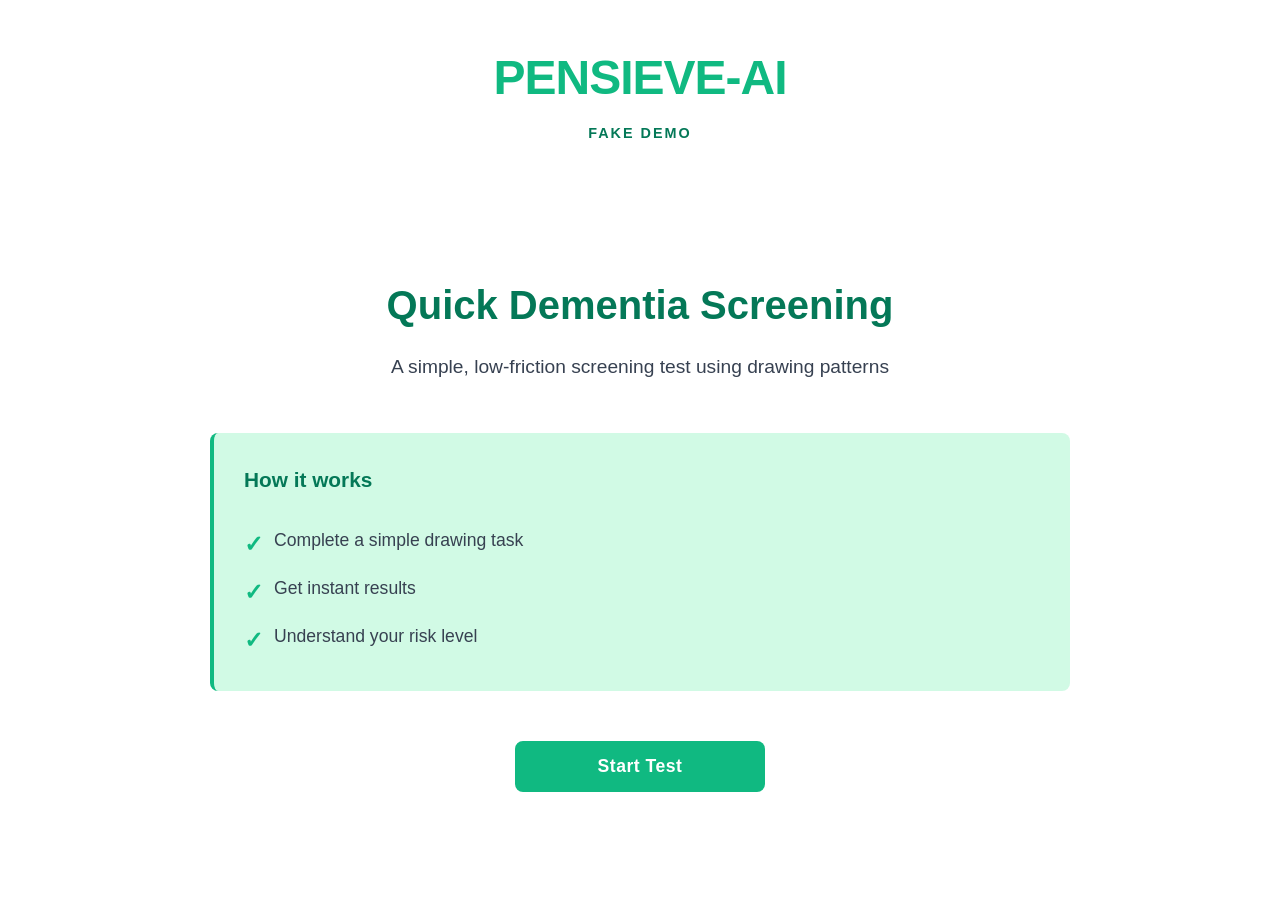
<file: imagining_pensieve_ai/index.html>
<!DOCTYPE html>
<html lang="en">
<head>
    <meta charset="UTF-8">
    <meta name="viewport" content="width=device-width, initial-scale=1.0">
    <title>PENSIEVE-AI - Dementia Screening</title>
    <link rel="stylesheet" href="style.css">
</head>
<body>
    <!-- Start Test Page -->
    <div id="startPage" class="page active">
        <div class="container">
            <header>
                <h1>PENSIEVE-AI</h1>
                <p class="subtitle">FAKE DEMO</p>
            </header>
            
            <main>
                <div class="hero">
                    <h2>Quick Dementia Screening</h2>
                    <p>A simple, low-friction screening test using drawing patterns</p>
                </div>
                
                <section class="info-section">
                    <h3>How it works</h3>
                    <ul>
                        <li>Complete a simple drawing task</li>
                        <li>Get instant results</li>
                        <li>Understand your risk level</li>
                    </ul>
                </section>
                
                <div class="cta-section">
                    <button class="btn btn-primary" onclick="startTest()">Start Test</button>
                </div>
            </main>
        </div>
    </div>

    <!-- Results Page -->
    <div id="resultsPage" class="page">
        <div class="container">
            <header>
                <h1>PENSIEVE-AI</h1>
                <p class="subtitle">FAKE DEMO</p>
            </header>
            
            <main>
                <div class="results-section">
                    <h2>Your Results</h2>
                    
                    <div class="risk-axis-container">
                        <div class="risk-axis">
                            <!-- Safe Zone -->
                            <div class="zone zone-safe"></div>
                            <!-- At Risk Zone -->
                            <div class="zone zone-at-risk"></div>
                            <!-- Confident Zone -->
                            <div class="zone zone-confident"></div>
                            
                            <!-- Indicator -->
                            <div class="indicator" id="indicator" style="left: 0%"></div>
                        </div>
                        
                        <!-- Labels -->
                        <div class="axis-labels">
                            <span class="label label-left">Safe</span>
                            <span class="label label-middle">At Risk</span>
                            <span class="label label-right">Confident</span>
                        </div>
                        
                        <!-- Score display -->
                        <div class="score-display">
                            <span id="scoreValue">0.00</span>
                            <span class="score-label">Risk Score</span>
                        </div>
                    </div>
                    
                    <div class="recommendation-box" id="recommendationBox">
                        <h3 id="recommendationTitle">Low Risk</h3>
                        <p id="recommendationText">Your screening results suggest a low risk for cognitive decline.</p>
                    </div>
                </div>
                
                <div class="action-section">
                    <button class="btn btn-secondary" onclick="retestDrawing()">Redo Drawing</button>
                    <button class="btn btn-primary" onclick="goToHome()">Back to Home</button>
                </div>
            </main>
        </div>
    </div>

    <script src="app.js"></script>
</body>
</html>
</file>
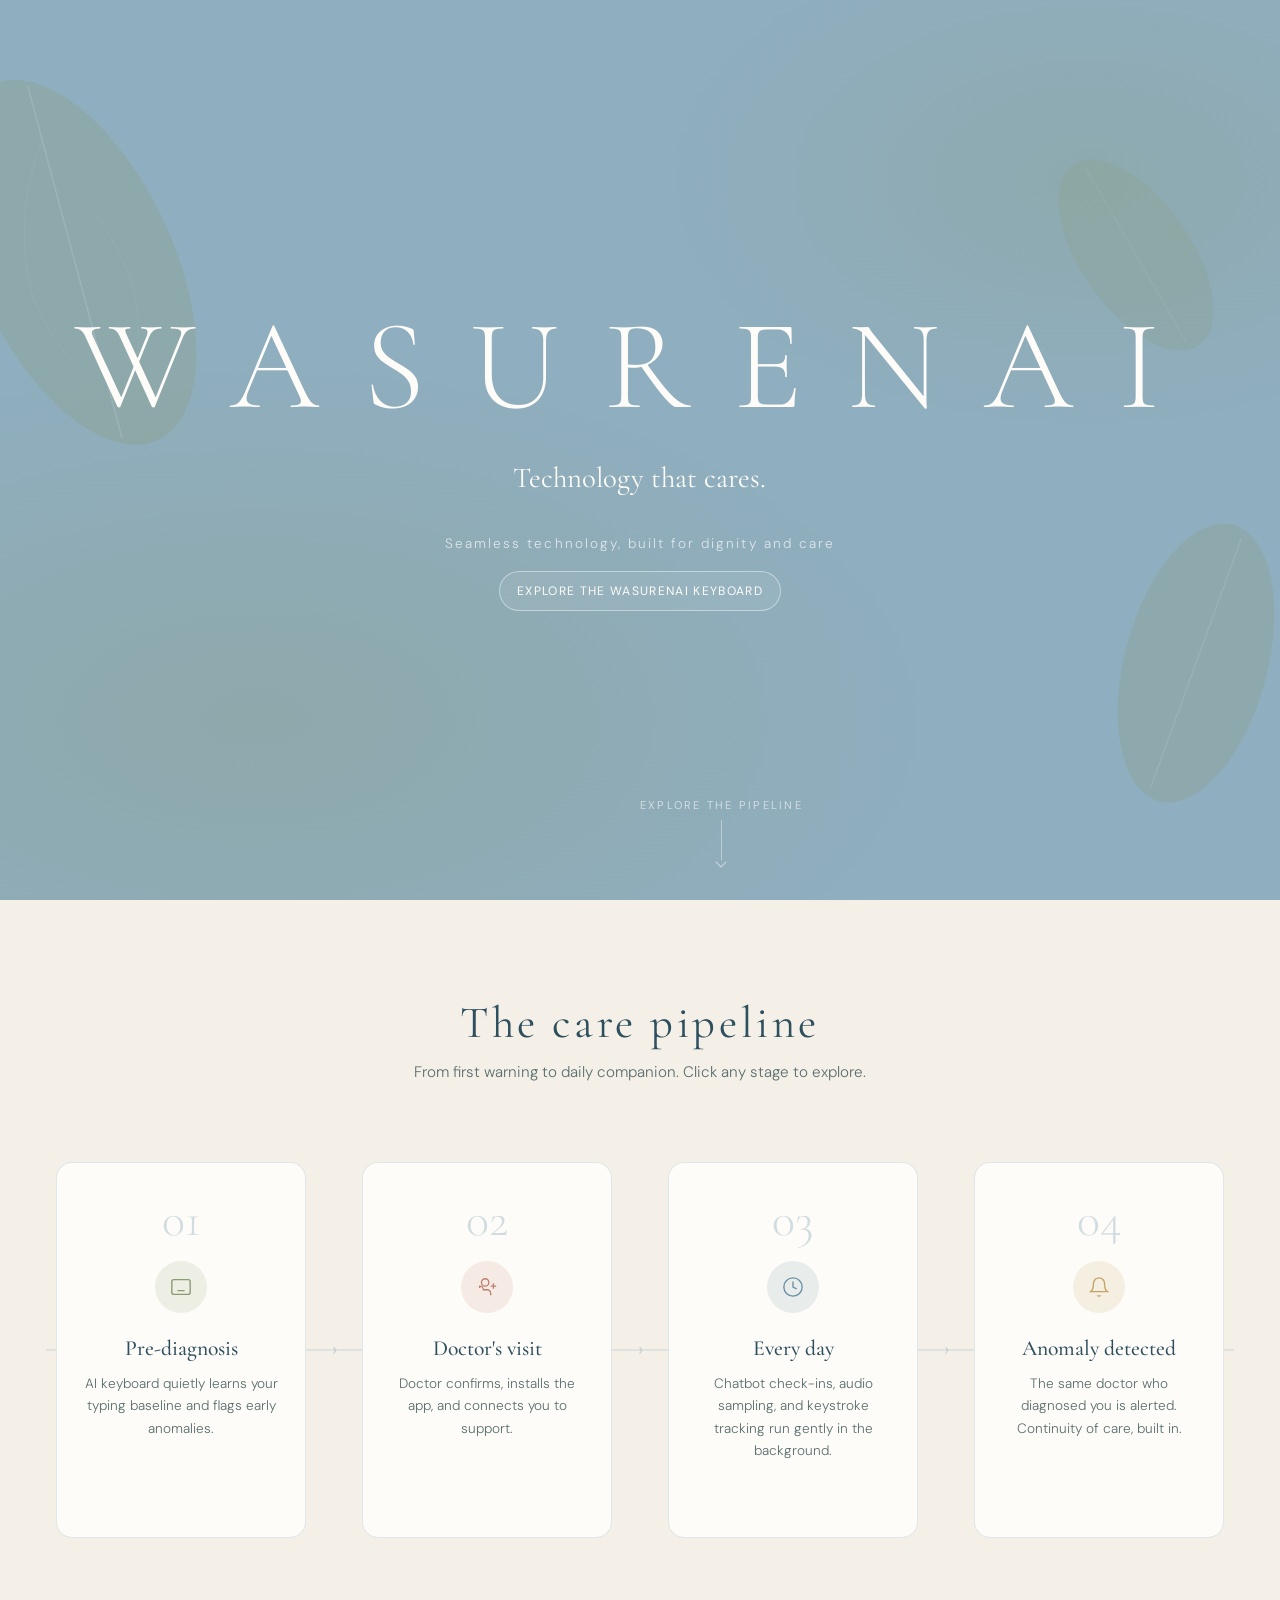
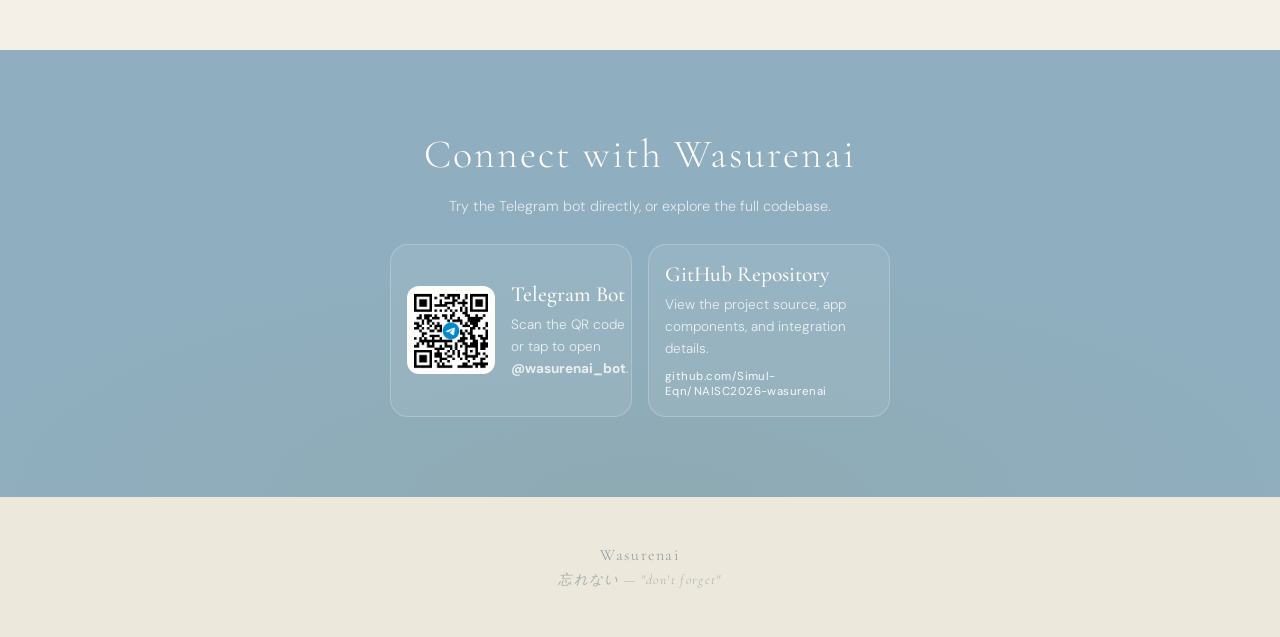
<file: static_site/index.html>
<!DOCTYPE html>
<html lang="en">

<head>
  <meta charset="UTF-8">
  <meta name="viewport" content="width=device-width, initial-scale=1.0">
  <title>Wasurenai — Technology that cares</title>
  <link
    href="https://fonts.googleapis.com/css2?family=Cormorant+Garamond:ital,wght@0,300;0,400;0,500;0,600;1,300;1,400&family=DM+Sans:wght@300;400;500&display=swap"
    rel="stylesheet">
  <link rel="stylesheet" href="index.css">
</head>

<body>

  <section class="hero">
    <svg class="leaf leaf-1" viewBox="0 0 200 300" style="--r:-15deg">
      <ellipse cx="80" cy="150" rx="70" ry="140" fill="rgba(138,154,114,0.6)" transform="rotate(-10 80 150)" />
      <line x1="80" y1="20" x2="80" y2="280" stroke="rgba(255,255,255,0.3)" stroke-width="1" />
      <path d="M80 60Q50 100 45 150Q42 180 60 220" fill="none" stroke="rgba(255,255,255,0.15)" stroke-width="0.5" />
      <path d="M80 80Q110 120 115 170Q118 200 100 240" fill="none" stroke="rgba(255,255,255,0.15)" stroke-width="0.5" />
    </svg>
    <svg class="leaf leaf-2" viewBox="0 0 200 300" style="--r:20deg">
      <ellipse cx="100" cy="150" rx="65" ry="130" fill="rgba(138,154,114,0.5)" transform="rotate(5 100 150)" />
      <line x1="100" y1="30" x2="100" y2="270" stroke="rgba(255,255,255,0.25)" stroke-width="1" />
    </svg>
    <svg class="leaf leaf-3" viewBox="0 0 160 240" style="--r:-30deg">
      <ellipse cx="80" cy="120" rx="55" ry="110" fill="rgba(138,154,114,0.45)" transform="rotate(-5 80 120)" />
      <line x1="80" y1="20" x2="80" y2="220" stroke="rgba(255,255,255,0.2)" stroke-width="0.8" />
    </svg>
    <div class="hero-content">
      <h1>Wasurenai</h1>
      <p class="hero-tagline">Technology that cares.</p>
      <p class="hero-subtitle">Seamless technology, built for dignity and care</p>
      <a class="hero-keyboard-link" href="/keyboard">Explore the Wasurenai Keyboard</a>
    </div>
    <div class="scroll-hint">
      <span>Explore the pipeline</span>
      <div class="scroll-line"></div>
    </div>
  </section>

  <section class="pipeline-section">
    <div class="section-title">
      <h2>The care pipeline</h2>
      <p>From first warning to daily companion. Click any stage to explore.</p>
    </div>

    <div class="pipeline-track-wrapper">
      <div class="pipeline-track">
        <div class="stage-card" onclick="openDetail(0)">
          <div class="stage-inner">
            <div class="stage-number">01</div>
            <div class="stage-icon keyboard">
              <svg width="22" height="22" viewBox="0 0 24 24" fill="none" stroke="currentColor" stroke-width="1.5">
                <rect x="2" y="4" width="20" height="16" rx="2" />
                <line x1="6" y1="8" x2="6" y2="8.01" />
                <line x1="10" y1="8" x2="10" y2="8.01" />
                <line x1="14" y1="8" x2="14" y2="8.01" />
                <line x1="18" y1="8" x2="18" y2="8.01" />
                <line x1="6" y1="12" x2="6" y2="12.01" />
                <line x1="18" y1="12" x2="18" y2="12.01" />
                <line x1="8" y1="16" x2="16" y2="16" />
              </svg>
            </div>
            <div class="stage-title">Pre-diagnosis</div>
            <p class="stage-desc">AI keyboard quietly learns your typing baseline and flags early anomalies.</p>
            <div class="stage-cta">Click to explore</div>
          </div>
        </div>

        <div class="connector"><span class="connector-arrow">›</span></div>

        <div class="stage-card" onclick="openDetail(1)">
          <div class="stage-inner">
            <div class="stage-number">02</div>
            <div class="stage-icon doctor">
              <svg width="22" height="22" viewBox="0 0 24 24" fill="none" stroke="currentColor" stroke-width="1.5">
                <path d="M16 21v-2a4 4 0 00-4-4H8a4 4 0 00-4-4v2" />
                <circle cx="10" cy="7" r="4" />
                <line x1="19" y1="8" x2="19" y2="14" />
                <line x1="16" y1="11" x2="22" y2="11" />
              </svg>
            </div>
            <div class="stage-title">Doctor's visit</div>
            <p class="stage-desc">Doctor confirms, installs the app, and connects you to support.</p>
            <div class="stage-cta">Click to explore</div>
          </div>
        </div>

        <div class="connector"><span class="connector-arrow">›</span></div>

        <div class="stage-card" onclick="openDetail(2)">
          <div class="stage-inner">
            <div class="stage-number">03</div>
            <div class="stage-icon daily">
              <svg width="22" height="22" viewBox="0 0 24 24" fill="none" stroke="currentColor" stroke-width="1.5">
                <circle cx="12" cy="12" r="10" />
                <polyline points="12 6 12 12 16 14" />
              </svg>
            </div>
            <div class="stage-title">Every day</div>
            <p class="stage-desc">Chatbot check-ins, audio sampling, and keystroke tracking run gently in the
              background.</p>
            <div class="stage-cta">Click to explore</div>
          </div>
        </div>

        <div class="connector"><span class="connector-arrow">›</span></div>

        <div class="stage-card" onclick="openDetail(3)">
          <div class="stage-inner">
            <div class="stage-number">04</div>
            <div class="stage-icon alert">
              <svg width="22" height="22" viewBox="0 0 24 24" fill="none" stroke="currentColor" stroke-width="1.5">
                <path d="M18 8A6 6 0 006 8c0 7-3 9-3 9h18s-3-2-3-9" />
                <path d="M13.73 21a2 2 0 01-3.46 0" />
              </svg>
            </div>
            <div class="stage-title">Anomaly detected</div>
            <p class="stage-desc">The same doctor who diagnosed you is alerted. Continuity of care, built in.</p>
            <div class="stage-cta">Click to explore</div>
          </div>
        </div>
      </div>
    </div>
  </section>

  <section class="safety-section">
    <div class="safety-content">
      <h2>Connect with Wasurenai</h2>
      <p>Try the Telegram bot directly, or explore the full codebase.</p>

      <div class="resource-grid">
        <a class="resource-card" href="https://t.me/wasurenai_bot" target="_blank" rel="noopener noreferrer">
          <img class="resource-qr" src="bot_qrcode.png" alt="Telegram bot QR code">
          <div class="resource-text">
            <h3>Telegram Bot</h3>
            <p>Scan the QR code or tap to open <strong>@wasurenai_bot</strong>.</p>
          </div>
        </a>

        <a class="resource-card" href="https://github.com/Simul-Eqn/NAISC2026-wasurenai/" target="_blank"
          rel="noopener noreferrer">
          <div class="resource-text">
            <h3>GitHub Repository</h3>
            <p>View the project source, app components, and integration details.</p>
            <span class="resource-link">github.com/Simul-Eqn/NAISC2026-wasurenai</span>
          </div>
        </a>
      </div>
    </div>
  </section>

  <footer class="footer">
    <p>Wasurenai</p>
    <p class="meaning">忘れない — "don't forget"</p>
  </footer>

  <div class="overlay" id="overlay">
    <div class="overlay-backdrop" onclick="closeDetail()"></div>
    <div class="detail-panel" id="detailPanel">
      <div class="detail-header">
        <button class="detail-close" onclick="closeDetail()">&#10005;</button>
        <div class="detail-stage-label" id="detailLabel"></div>
        <h2 class="detail-title" id="detailTitle"></h2>
      </div>
      <div class="detail-body" id="detailBody"></div>
    </div>
  </div>

  <script>
    const stages = [
      {
        label: 'Stage 01',
        title: 'Pre-diagnosis',
        body: `
      <div class="detail-section">
        <h3>How it starts</h3>
        <p>Long before a formal diagnosis, the AI keyboard runs quietly inside the patient's phone. It learns their personal typing baseline over the first two weeks, then watches for deviations.</p>
      </div>
      <div class="detail-section">
        <h3>What it detects</h3>
        <div class="feature-item"><div class="feature-dot"></div><p><strong>Tremor patterns</strong> — unusual pauses between keystrokes, irregular timing that deviates from baseline.</p></div>
        <div class="feature-item"><div class="feature-dot"></div><p><strong>Word-finding difficulties</strong> — long hesitations mid-word, frequent backspacing, switching words mid-sentence.</p></div>
        <div class="feature-item"><div class="feature-dot"></div><p><strong>Cognitive shifts</strong> — gradual changes in typing speed, accuracy, and message length over weeks.</p></div>
      </div>
      <div class="detail-section">
        <h3>What happens next</h3>
        <p>When the keyboard flags enough anomalies, the Telegram chatbot gently reaches out with guidance and can help the user book an appointment. For many users, this is the first signal they ever receive.</p>
        <div style="margin-top:1rem"><span class="tech-tag app">App — keyboard</span><span class="tech-tag chatbot">Chatbot — Telegram</span></div>
      </div>
    `
      },
      {
        label: 'Stage 02',
        title: "Doctor's visit",
        body: `
      <div class="detail-section">
        <h3>Continuity from the start</h3>
        <p>The patient visits their doctor, who confirms the diagnosis. This same doctor becomes the permanent point of contact throughout the pipeline. No re-explaining, no new relationships to build.</p>
      </div>
      <div class="detail-section">
        <h3>What the doctor does</h3>
        <div class="feature-item"><div class="feature-dot"></div><p><strong>Installs and configures the app</strong> — sets the home address for the "Take me home" widget, enables monitoring features, and adjusts sensitivity.</p></div>
        <div class="feature-item"><div class="feature-dot"></div><p><strong>Connects to financial aid</strong> — links the patient to government support schemes through the integrated pipeline.</p></div>
        <div class="feature-item"><div class="feature-dot"></div><p><strong>Sets up the chatbot</strong> — configures daily check-in times and medicine reminders tailored to the patient's routine.</p></div>
      </div>
      <div class="detail-section">
        <h3>Why this matters</h3>
        <p>The doctor controls the setup instead of an app store. Monitoring features are enabled with informed consent, and the configuration is tailored to the patient's specific condition and needs.</p>
        <div style="margin-top:1rem"><span class="tech-tag app">App — settings</span><span class="tech-tag pipeline">Government aid pipeline</span></div>
      </div>
    `
      },
      {
        label: 'Stage 03',
        title: 'Every day',
        body: `
      <div class="detail-section">
        <h3>Two systems, running in parallel</h3>
        <p>After diagnosis, two monitoring streams work simultaneously. Neither requires the patient to remember or initiate anything.</p>
      </div>
      <div class="detail-section">
        <h3>The Telegram chatbot</h3>
        <div class="feature-item"><div class="feature-dot"></div><p><strong>Daily check-ins</strong> — a warm message asking how the patient is feeling, what they had for lunch, or how they slept.</p></div>
        <div class="feature-item"><div class="feature-dot"></div><p><strong>Audio sampling</strong> — during voice note check-ins, the system listens for slurring, repetition, or disorientation patterns.</p></div>
        <div class="feature-item"><div class="feature-dot"></div><p><strong>Medicine reminders</strong> — gentle, timed nudges with warm language to reduce anxiety.</p></div>
        <div class="feature-item"><div class="feature-dot"></div><p><strong>Appointment reminders</strong> — with enough notice and reassurance to keep the patient calm.</p></div>
      </div>
      <div class="detail-section">
        <h3>The companion app</h3>
        <div class="feature-item"><div class="feature-dot"></div><p><strong>Keystroke tracking</strong> — continues learning the patient's baseline and flagging deviations, silently in the background.</p></div>
        <div class="feature-item"><div class="feature-dot"></div><p><strong>"Take me home" widget</strong> — always visible on the home screen. One tap opens navigation home.</p></div>
        <div style="margin-top:1rem"><span class="tech-tag chatbot">Chatbot — Telegram</span><span class="tech-tag app">App — keyboard + widget</span></div>
      </div>
    `
      },
      {
        label: 'Stage 04',
        title: 'Anomaly detected',
        body: `
      <div class="detail-section">
        <h3>When something changes</h3>
        <p>If either the chatbot (via audio analysis) or the app (via keystroke patterns) detects a significant deviation from baseline, the system responds automatically.</p>
      </div>
      <div class="detail-section">
        <h3>What happens</h3>
        <div class="feature-item"><div class="feature-dot"></div><p><strong>The same doctor is alerted</strong> — the physician who made the original diagnosis receives a notification. No intake forms, no history to re-explain.</p></div>
        <div class="feature-item"><div class="feature-dot"></div><p><strong>Context is provided</strong> — the alert includes what triggered it, when it occurred, and how it compares to baseline.</p></div>
        <div class="feature-item"><div class="feature-dot"></div><p><strong>The cycle repeats</strong> — after the alert, daily monitoring continues. The model updates its baseline to account for gradual progression.</p></div>
      </div>
      <div class="detail-section">
        <h3>Privacy by design</h3>
        <p>Nothing leaves the device unless an anomaly is flagged. Audio is processed locally. Keystroke data stays on-device. Only anomaly summaries are transmitted, never raw data.</p>
        <div style="margin-top:1rem"><span class="tech-tag app">App — alerts</span><span class="tech-tag chatbot">Chatbot — audio</span><span class="tech-tag pipeline">Doctor dashboard</span></div>
      </div>
    `
      }
    ];

    function openDetail(idx) {
      const s = stages[idx];
      document.getElementById('detailLabel').textContent = s.label;
      document.getElementById('detailTitle').textContent = s.title;
      document.getElementById('detailBody').innerHTML = s.body;
      document.getElementById('overlay').classList.add('active');
      document.body.style.overflow = 'hidden';
    }

    function closeDetail() {
      document.getElementById('overlay').classList.remove('active');
      document.body.style.overflow = '';
    }

    document.addEventListener('keydown', (e) => {
      if (e.key === 'Escape') closeDetail();
    });
  </script>

</body>

</html>
</file>
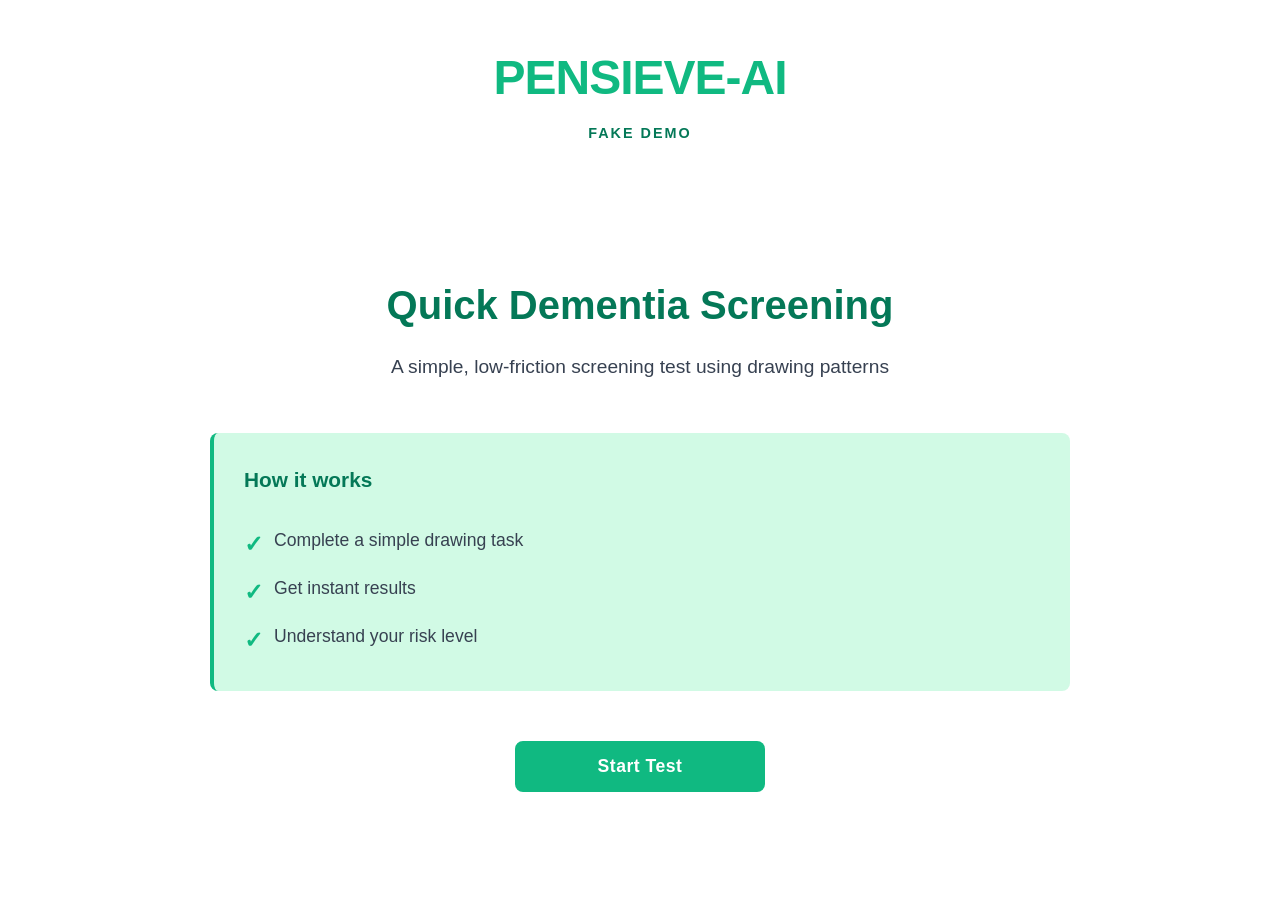
<file: imagining_pensieve_ai/index-with-bot.html>
<!DOCTYPE html>
<html lang="en">
<head>
    <meta charset="UTF-8">
    <meta name="viewport" content="width=device-width, initial-scale=1.0">
    <title>PENSIEVE-AI - Dementia Screening</title>
    <link rel="stylesheet" href="style-with-bot.css">
</head>
<body>
    <!-- Start Test Page -->
    <div id="startPage" class="page active">
        <div class="container">
            <header>
                <h1>PENSIEVE-AI</h1>
                <p class="subtitle">FAKE DEMO</p>
            </header>
            
            <main>
                <div class="hero">
                    <h2>Quick Dementia Screening</h2>
                    <p>A simple, low-friction screening test using drawing patterns</p>
                </div>
                
                <section class="info-section">
                    <h3>How it works</h3>
                    <ul>
                        <li>Complete a simple drawing task</li>
                        <li>Get instant results</li>
                        <li>Understand your risk level</li>
                    </ul>
                </section>
                
                <div class="cta-section">
                    <button class="btn btn-primary" onclick="startTest()">Start Test</button>
                </div>
            </main>
        </div>
    </div>

    <!-- Results Page -->
    <div id="resultsPage" class="page">
        <div class="container">
            <header>
                <h1>PENSIEVE-AI</h1>
                <p class="subtitle">FAKE DEMO</p>
            </header>
            
            <main>
                <div class="results-section">
                    <h2>Your Results</h2>
                    
                    <div class="risk-axis-container">
                        <div class="risk-axis">
                            <!-- Safe Zone -->
                            <div class="zone zone-safe"></div>
                            <!-- At Risk Zone -->
                            <div class="zone zone-at-risk"></div>
                            <!-- Confident Zone -->
                            <div class="zone zone-confident"></div>
                            
                            <!-- Indicator -->
                            <div class="indicator" id="indicator" style="left: 0%"></div>
                        </div>
                        
                        <!-- Labels -->
                        <div class="axis-labels">
                            <span class="label label-left">Safe</span>
                            <span class="label label-middle">At Risk</span>
                            <span class="label label-right">Confident</span>
                        </div>
                        
                        <!-- Score display -->
                        <div class="score-display">
                            <span id="scoreValue">0.00</span>
                            <span class="score-label">Risk Score</span>
                        </div>
                    </div>
                    
                    <div class="recommendation-box" id="recommendationBox">
                        <h3 id="recommendationTitle">Low Risk</h3>
                        <p id="recommendationText">Your screening results suggest a low risk for cognitive decline.</p>
                        
                        <!-- Telegram Bot CTA (shown only for "at risk") -->
                        <div id="telegramCta" class="telegram-cta" style="display: none;">
                            <p class="cta-label">Get personalized support:</p>
                            <div class="telegram-container">
                                <div class="qr-code-section">
                                    <a href="https://t.me/wasurenai_bot" target="_blank" rel="noopener noreferrer">
                                        <img src="bot_qrcode.png" alt="Scan to open Telegram bot" class="qr-code">
                                    </a>
                                    <span class="qr-hint">Tap to open</span>
                                </div>
                                <div class="or-divider">or</div>
                                <a href="https://t.me/wasurenai_bot" target="_blank" rel="noopener noreferrer" class="telegram-link">
                                    <span class="telegram-icon">✈️</span>
                                    <span>Open Telegram Bot</span>
                                </a>
                            </div>
                        </div>
                    </div>
                </div>
                
                <div class="action-section">
                    <button class="btn btn-secondary" onclick="retestDrawing()">Redo Drawing</button>
                    <button class="btn btn-primary" onclick="goToHome()">Back to Home</button>
                </div>
            </main>
        </div>
    </div>

    <script src="app-with-bot.js"></script>
</body>
</html>
</file>
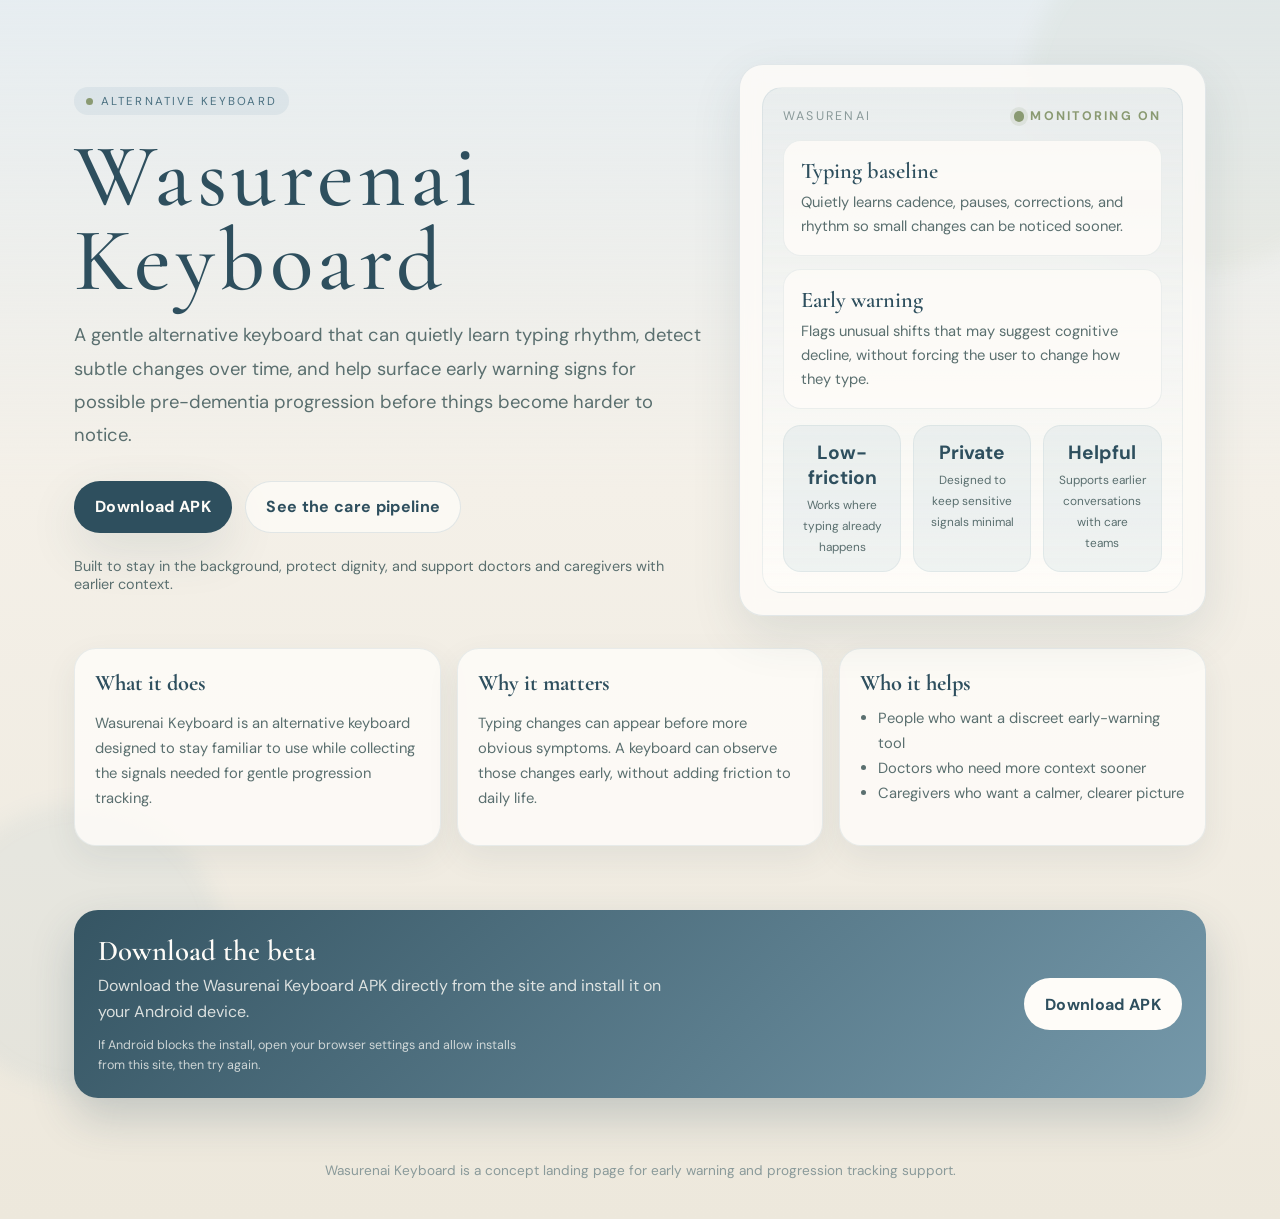
<file: static_site/keyboard.html>
<!DOCTYPE html>
<html lang="en">
<head>
  <meta charset="UTF-8">
  <meta name="viewport" content="width=device-width, initial-scale=1.0">
  <title>Wasurenai Keyboard</title>
  <link rel="preconnect" href="https://fonts.googleapis.com">
  <link rel="preconnect" href="https://fonts.gstatic.com" crossorigin>
  <link href="https://fonts.googleapis.com/css2?family=Cormorant+Garamond:wght@400;500;600&family=DM+Sans:wght@400;500;700&display=swap" rel="stylesheet">
  <link rel="stylesheet" href="theme.css">
  <style>
    :root {
      --page-bg: linear-gradient(180deg, rgba(143,174,191,0.22) 0%, rgba(244,240,232,1) 40%, rgba(237,232,220,1) 100%);
      --card-shadow: 0 18px 50px rgba(46,79,94,0.12);
    }

    * { box-sizing: border-box; }
    html { scroll-behavior: smooth; }
    body {
      margin: 0;
      font-family: 'DM Sans', sans-serif;
      color: var(--color-copy-main);
      background: var(--page-bg);
      overflow-x: hidden;
    }

    .page-shell {
      min-height: 100vh;
      position: relative;
      isolation: isolate;
    }

    .page-shell::before,
    .page-shell::after {
      content: '';
      position: absolute;
      border-radius: 999px;
      filter: blur(10px);
      opacity: 0.45;
      z-index: -1;
      pointer-events: none;
    }

    .page-shell::before {
      width: 22rem;
      height: 22rem;
      background: rgba(168,184,146,0.22);
      top: -5rem;
      right: -6rem;
    }

    .page-shell::after {
      width: 18rem;
      height: 18rem;
      background: rgba(143,174,191,0.24);
      left: -4rem;
      bottom: 8rem;
    }

    .hero {
      max-width: 1180px;
      margin: 0 auto;
      padding: 4rem 1.5rem 2rem;
      display: grid;
      grid-template-columns: minmax(0, 1.15fr) minmax(280px, 0.85fr);
      gap: 2rem;
      align-items: center;
    }

    .eyebrow {
      display: inline-flex;
      align-items: center;
      gap: 0.5rem;
      padding: 0.4rem 0.75rem;
      border-radius: 999px;
      background: rgba(143,174,191,0.16);
      color: var(--color-sky-slate);
      font-size: 0.72rem;
      letter-spacing: 0.18em;
      text-transform: uppercase;
      margin-bottom: 1.25rem;
    }

    .eyebrow::before {
      content: '';
      width: 0.45rem;
      height: 0.45rem;
      border-radius: 999px;
      background: var(--color-moss);
    }

    h1 {
      font-family: 'Cormorant Garamond', serif;
      font-weight: 500;
      font-size: clamp(3rem, 7vw, 5.6rem);
      line-height: 0.94;
      letter-spacing: 0.05em;
      margin: 0 0 1rem;
      color: var(--color-ink-ocean);
      max-width: 11ch;
    }

    .lead {
      font-size: clamp(1rem, 2vw, 1.15rem);
      line-height: 1.8;
      color: var(--color-copy-soft);
      max-width: 58ch;
      margin: 0 0 1.8rem;
    }

    .actions {
      display: flex;
      flex-wrap: wrap;
      gap: 0.85rem;
      margin-bottom: 1.5rem;
    }

    .button {
      display: inline-flex;
      align-items: center;
      justify-content: center;
      gap: 0.55rem;
      min-height: 3.25rem;
      padding: 0.85rem 1.25rem;
      border-radius: 999px;
      text-decoration: none;
      font-weight: 700;
      letter-spacing: 0.02em;
      transition: transform 0.2s ease, box-shadow 0.2s ease, background 0.2s ease;
      border: 1px solid transparent;
    }

    .button:hover { transform: translateY(-1px); }

    .button-primary {
      background: var(--color-ink-ocean);
      color: var(--color-cloud);
      box-shadow: var(--card-shadow);
    }

    .button-secondary {
      background: rgba(254,252,248,0.72);
      color: var(--color-ink-ocean);
      border-color: rgba(107,146,166,0.18);
    }

    .support-copy {
      font-size: 0.9rem;
      color: var(--color-copy-soft);
      margin: 0;
    }

    .mock-card {
      background: rgba(254,252,248,0.82);
      border: 1px solid rgba(107,146,166,0.18);
      border-radius: 24px;
      box-shadow: var(--card-shadow);
      padding: 1.4rem;
      backdrop-filter: blur(10px);
    }

    .mock-screen {
      border-radius: 20px;
      background: linear-gradient(180deg, rgba(143,174,191,0.16), rgba(254,252,248,0.95));
      border: 1px solid rgba(107,146,166,0.12);
      padding: 1.25rem;
      min-height: 420px;
      display: flex;
      flex-direction: column;
      justify-content: space-between;
      gap: 1rem;
    }

    .mock-topline {
      display: flex;
      justify-content: space-between;
      align-items: center;
      color: var(--color-copy-muted);
      font-size: 0.78rem;
      letter-spacing: 0.18em;
      text-transform: uppercase;
    }

    .signal {
      display: inline-flex;
      align-items: center;
      gap: 0.4rem;
      color: var(--color-moss);
      font-weight: 700;
    }

    .signal::before {
      content: '';
      width: 0.65rem;
      height: 0.65rem;
      border-radius: 999px;
      background: var(--color-moss);
      box-shadow: 0 0 0 0.25rem rgba(138,154,114,0.15);
    }

    .feature-stack {
      display: grid;
      gap: 0.85rem;
    }

    .feature {
      padding: 1rem 1rem 1rem 1.1rem;
      border-radius: 18px;
      background: rgba(254,252,248,0.82);
      border: 1px solid rgba(107,146,166,0.12);
    }

    .feature h2 {
      margin: 0 0 0.35rem;
      font-family: 'Cormorant Garamond', serif;
      font-weight: 600;
      font-size: 1.4rem;
      color: var(--color-ink-ocean);
    }

    .feature p {
      margin: 0;
      color: var(--color-copy-soft);
      line-height: 1.65;
      font-size: 0.92rem;
    }

    .mini-metrics {
      display: grid;
      grid-template-columns: repeat(3, minmax(0, 1fr));
      gap: 0.75rem;
    }

    .metric {
      background: rgba(143,174,191,0.13);
      border: 1px solid rgba(107,146,166,0.1);
      border-radius: 18px;
      padding: 0.9rem;
      text-align: center;
    }

    .metric strong {
      display: block;
      font-size: 1.2rem;
      color: var(--color-ink-ocean);
      margin-bottom: 0.2rem;
    }

    .metric span {
      font-size: 0.74rem;
      color: var(--color-copy-soft);
      line-height: 1.4;
    }

    .sections {
      max-width: 1180px;
      margin: 0 auto;
      padding: 0 1.5rem 4rem;
      display: grid;
      grid-template-columns: repeat(3, minmax(0, 1fr));
      gap: 1rem;
    }

    .panel {
      background: rgba(254,252,248,0.84);
      border: 1px solid rgba(107,146,166,0.14);
      border-radius: 22px;
      padding: 1.25rem;
      box-shadow: 0 12px 32px rgba(46,79,94,0.08);
    }

    .panel h3 {
      margin: 0 0 0.65rem;
      font-family: 'Cormorant Garamond', serif;
      font-size: 1.4rem;
      color: var(--color-ink-ocean);
    }

    .panel p,
    .panel li {
      color: var(--color-copy-soft);
      line-height: 1.7;
      font-size: 0.92rem;
    }

    .panel ul {
      margin: 0.2rem 0 0;
      padding-left: 1.1rem;
    }

    .download-band {
      max-width: 1180px;
      margin: 0 auto;
      padding: 0 1.5rem 4rem;
    }

    .download-card {
      display: flex;
      flex-wrap: wrap;
      align-items: center;
      justify-content: space-between;
      gap: 1rem;
      padding: 1.4rem 1.5rem;
      border-radius: 24px;
      background: linear-gradient(135deg, rgba(46,79,94,0.96), rgba(107,146,166,0.92));
      color: var(--color-cloud);
      box-shadow: 0 20px 44px rgba(46,79,94,0.22);
    }

    .download-card h3 {
      margin: 0 0 0.35rem;
      font-family: 'Cormorant Garamond', serif;
      font-size: 1.8rem;
      font-weight: 600;
    }

    .download-card p {
      margin: 0;
      color: rgba(254,252,248,0.82);
      line-height: 1.6;
      max-width: 54ch;
    }

    .download-card .button {
      background: var(--color-cloud);
      color: var(--color-ink-ocean);
      box-shadow: none;
    }

    .footer {
      padding: 0 1.5rem 2.5rem;
      text-align: center;
      color: var(--color-copy-muted);
      font-size: 0.85rem;
    }

    @media (max-width: 960px) {
      .hero {
        grid-template-columns: 1fr;
        padding-top: 3rem;
      }

      .sections {
        grid-template-columns: 1fr;
      }
    }

    @media (max-width: 640px) {
      .hero,
      .sections,
      .download-band {
        padding-left: 1rem;
        padding-right: 1rem;
      }

      h1 {
        max-width: none;
      }

      .mock-screen {
        min-height: 360px;
      }

      .mini-metrics {
        grid-template-columns: 1fr;
      }

      .download-card {
        padding: 1.2rem;
      }

      .download-card h3 {
        font-size: 1.55rem;
      }
    }
  </style>
</head>
<body>
  <div class="page-shell">
    <section class="hero">
      <div>
        <div class="eyebrow">Alternative keyboard</div>
        <h1>Wasurenai Keyboard</h1>
        <p class="lead">
          A gentle alternative keyboard that can quietly learn typing rhythm, detect
          subtle changes over time, and help surface early warning signs for possible
          pre-dementia progression before things become harder to notice.
        </p>
        <div class="actions">
          <a class="button button-primary" href="/keyboard/download">Download APK</a>
          <a class="button button-secondary" href="/#pipeline">See the care pipeline</a>
        </div>
        <p class="support-copy">
          Built to stay in the background, protect dignity, and support doctors and caregivers with earlier context.
        </p>
      </div>

      <div class="mock-card" aria-label="Keyboard concept preview">
        <div class="mock-screen">
          <div>
            <div class="mock-topline">
              <span>Wasurenai</span>
              <span class="signal">Monitoring on</span>
            </div>
          </div>

          <div class="feature-stack">
            <div class="feature">
              <h2>Typing baseline</h2>
              <p>Quietly learns cadence, pauses, corrections, and rhythm so small changes can be noticed sooner.</p>
            </div>
            <div class="feature">
              <h2>Early warning</h2>
              <p>Flags unusual shifts that may suggest cognitive decline, without forcing the user to change how they type.</p>
            </div>
          </div>

          <div class="mini-metrics">
            <div class="metric">
              <strong>Low-friction</strong>
              <span>Works where typing already happens</span>
            </div>
            <div class="metric">
              <strong>Private</strong>
              <span>Designed to keep sensitive signals minimal</span>
            </div>
            <div class="metric">
              <strong>Helpful</strong>
              <span>Supports earlier conversations with care teams</span>
            </div>
          </div>
        </div>
      </div>
    </section>

    <section class="sections">
      <article class="panel">
        <h3>What it does</h3>
        <p>Wasurenai Keyboard is an alternative keyboard designed to stay familiar to use while collecting the signals needed for gentle progression tracking.</p>
      </article>
      <article class="panel">
        <h3>Why it matters</h3>
        <p>Typing changes can appear before more obvious symptoms. A keyboard can observe those changes early, without adding friction to daily life.</p>
      </article>
      <article class="panel">
        <h3>Who it helps</h3>
        <ul>
          <li>People who want a discreet early-warning tool</li>
          <li>Doctors who need more context sooner</li>
          <li>Caregivers who want a calmer, clearer picture</li>
        </ul>
      </article>
    </section>

    <section class="download-band" id="download">
      <div class="download-card">
        <div>
          <h3>Download the beta</h3>
          <p>
            Download the Wasurenai Keyboard APK directly from the site and install it on your Android device.
          </p>
          <p style="margin-top:0.7rem;font-size:0.78rem;opacity:0.9;">
            If Android blocks the install, open your browser settings and allow installs from this site, then try again.
          </p>
        </div>
        <a class="button" href="/keyboard/download">Download APK</a>
      </div>
    </section>

    <footer class="footer">
      Wasurenai Keyboard is a concept landing page for early warning and progression tracking support.
    </footer>
  </div>
</body>
</html>
</file>
<file: imagining_pensieve_ai/style.css>
* {
    margin: 0;
    padding: 0;
    box-sizing: border-box;
}

:root {
    --primary-green: #10b981;
    --light-green: #d1fae5;
    --dark-green: #047857;
    --white: #ffffff;
    --light-gray: #f3f4f6;
    --dark-gray: #374151;
    --orange: #f97316;
    --red: #ef4444;
}

body {
    font-family: -apple-system, BlinkMacSystemFont, 'Segoe UI', Roboto, Oxygen, Ubuntu, Cantarell, sans-serif;
    background-color: var(--white);
    color: var(--dark-gray);
    line-height: 1.6;
}

.container {
    max-width: 900px;
    margin: 0 auto;
    padding: 0 20px;
    min-height: 100vh;
    display: flex;
    flex-direction: column;
}

header {
    text-align: center;
    padding: 40px 0 20px 0;
}

header h1 {
    font-size: 3em;
    color: var(--primary-green);
    font-weight: 700;
    letter-spacing: -1px;
}

header .subtitle {
    font-size: 0.9em;
    color: var(--dark-green);
    font-weight: 600;
    letter-spacing: 2px;
    margin-top: 5px;
}

main {
    flex: 1;
    display: flex;
    flex-direction: column;
    justify-content: center;
    padding: 40px 0;
}

/* Page transitions */
.page {
    display: none;
    opacity: 0;
    transition: opacity 0.3s ease-in-out;
}

.page.active {
    display: block;
    opacity: 1;
}

/* Start Page */
.hero {
    text-align: center;
    margin-bottom: 50px;
}

.hero h2 {
    font-size: 2.5em;
    color: var(--dark-green);
    margin-bottom: 15px;
    font-weight: 600;
}

.hero p {
    font-size: 1.2em;
    color: var(--dark-gray);
}

.info-section {
    background-color: var(--light-green);
    border-left: 4px solid var(--primary-green);
    padding: 30px;
    border-radius: 8px;
    margin-bottom: 50px;
}

.info-section h3 {
    color: var(--dark-green);
    margin-bottom: 20px;
    font-size: 1.3em;
}

.info-section ul {
    list-style: none;
    padding-left: 0;
}

.info-section li {
    padding: 10px 0;
    padding-left: 30px;
    position: relative;
    color: var(--dark-gray);
    font-size: 1.1em;
}

.info-section li:before {
    content: "✓";
    position: absolute;
    left: 0;
    color: var(--primary-green);
    font-weight: bold;
    font-size: 1.3em;
}

/* Buttons */
.btn {
    padding: 15px 40px;
    font-size: 1.1em;
    border: none;
    border-radius: 8px;
    cursor: pointer;
    transition: all 0.3s ease;
    font-weight: 600;
    letter-spacing: 0.5px;
}

.btn-primary {
    background-color: var(--primary-green);
    color: var(--white);
}

.btn-primary:hover {
    background-color: var(--dark-green);
    transform: translateY(-2px);
    box-shadow: 0 10px 20px rgba(16, 185, 129, 0.3);
}

.btn-secondary {
    background-color: var(--light-gray);
    color: var(--dark-green);
    border: 2px solid var(--primary-green);
}

.btn-secondary:hover {
    background-color: var(--light-green);
}

.cta-section {
    text-align: center;
}

.cta-section .btn {
    min-width: 250px;
}

/* Results Page */
.results-section {
    background-color: var(--light-gray);
    padding: 40px;
    border-radius: 12px;
    margin-bottom: 30px;
}

.results-section h2 {
    color: var(--dark-green);
    font-size: 2em;
    margin-bottom: 30px;
    text-align: center;
}

/* Risk Axis */
.risk-axis-container {
    margin-bottom: 40px;
}

.risk-axis {
    position: relative;
    height: 40px;
    background-color: var(--white);
    border-radius: 20px;
    overflow: hidden;
    margin-bottom: 20px;
    box-shadow: 0 2px 8px rgba(0, 0, 0, 0.1);
    display: flex;
}

.zone {
    flex: 1;
    position: relative;
}

.zone-safe {
    background-color: #dcfce7;
    border-right: 1px solid rgba(0, 0, 0, 0.05);
    flex-basis: 13%;
}

.zone-at-risk {
    background: linear-gradient(to right, #fcd34d, #fef3c7);
    border-right: 1px solid rgba(0, 0, 0, 0.05);
    flex-basis: 32%;
}

.zone-confident {
    background: linear-gradient(to right, #fee2e2, #fecaca);
    flex-basis: 55%;
}

.indicator {
    position: absolute;
    top: 50%;
    transform: translate(-50%, -50%);
    width: 4px;
    height: 50px;
    background-color: var(--dark-green);
    border-radius: 2px;
    transition: left 0.6s ease-out;
    box-shadow: 0 2px 8px rgba(0, 0, 0, 0.2);
    z-index: 10;
}

.axis-labels {
    display: flex;
    justify-content: space-between;
    margin-bottom: 30px;
    padding: 0 10px;
}

.label {
    font-weight: 600;
    font-size: 0.95em;
    color: var(--dark-gray);
}

.label-left {
    color: #16a34a;
}

.label-middle {
    color: #d97706;
}

.label-right {
    color: #dc2626;
}

.score-display {
    text-align: center;
    background-color: var(--white);
    padding: 20px;
    border-radius: 8px;
    border: 2px solid var(--light-green);
}

#scoreValue {
    display: block;
    font-size: 3em;
    font-weight: 700;
    color: var(--primary-green);
    margin-bottom: 10px;
}

.score-label {
    font-size: 0.9em;
    color: var(--dark-gray);
    text-transform: uppercase;
    letter-spacing: 1px;
}

/* Recommendation Box */
.recommendation-box {
    background-color: var(--white);
    border-left: 5px solid var(--primary-green);
    padding: 30px;
    border-radius: 8px;
    margin-top: 30px;
}

.recommendation-box h3 {
    color: var(--dark-green);
    font-size: 1.5em;
    margin-bottom: 15px;
}

.recommendation-box p {
    color: var(--dark-gray);
    font-size: 1.05em;
    line-height: 1.8;
}

.recommendation-box.at-risk {
    border-left-color: #f97316;
    background-color: #fff7ed;
}

.recommendation-box.at-risk h3 {
    color: #d97706;
}

.recommendation-box.confident {
    border-left-color: #ef4444;
    background-color: #fef2f2;
}

.recommendation-box.confident h3 {
    color: #dc2626;
}

/* Action Section */
.action-section {
    display: flex;
    gap: 15px;
    justify-content: center;
    flex-wrap: wrap;
}

.action-section .btn {
    flex: 1;
    min-width: 200px;
}

/* Responsive Design */
@media (max-width: 768px) {
    header h1 {
        font-size: 2.2em;
    }

    .hero h2 {
        font-size: 1.8em;
    }

    .hero p {
        font-size: 1em;
    }

    .info-section {
        padding: 20px;
    }

    .results-section {
        padding: 20px;
    }

    .btn {
        padding: 12px 30px;
        font-size: 1em;
    }

    .cta-section .btn {
        width: 100%;
        min-width: unset;
    }

    #scoreValue {
        font-size: 2.2em;
    }

    .action-section {
        flex-direction: column;
    }

    .action-section .btn {
        width: 100%;
    }
}
</file>
<file: static_site/index.css>
@import "theme.css"; 

* { margin: 0; padding: 0; box-sizing: border-box; }
html { scroll-behavior: smooth; }

body {
  font-family: 'DM Sans', sans-serif;
  background: var(--color-paper-ivory);
  color: var(--color-copy-main);
  overflow-x: hidden;
  min-height: 100vh;
}

.hero {
  position: relative;
  height: 100vh;
  min-height: 600px;
  display: flex;
  flex-direction: column;
  align-items: center;
  justify-content: center;
  background: var(--color-sky-mist);
  overflow: hidden;
}

.hero::before {
  content: '';
  position: absolute;
  inset: 0;
  z-index: 0;
  background: 
    radial-gradient(ellipse 80% 60% at 20% 80%, rgba(138,154,114,0.25) 0%, transparent 70%),
    radial-gradient(ellipse 60% 50% at 85% 20%, rgba(138,154,114,0.2) 0%, transparent 60%);
}

.hero-content {
  position: relative;
  z-index: 2;
  text-align: center;
  padding: 2rem;
}

.hero h1 {
  font-family: 'Cormorant Garamond', serif;
  font-weight: 300;
  font-size: clamp(3.5rem, 10vw, 8rem);
  letter-spacing: 0.35em;
  color: var(--color-cloud);
  text-transform: uppercase;
  margin-bottom: 1rem;
  opacity: 0;
  animation: fadeUp 1.2s ease-out 0.3s forwards;
}

.hero-tagline {
  font-family: 'Cormorant Garamond', serif;
  font-weight: 400;
  font-size: clamp(1.2rem, 3vw, 1.8rem);
  color: var(--color-cloud);
  opacity: 0;
  animation: fadeUp 1s ease-out 0.8s forwards;
}

.hero-subtitle {
  font-weight: 300;
  font-size: 0.85rem;
  letter-spacing: 0.15em;
  color: rgba(255,255,255,0.7);
  margin-top: 2.5rem;
  opacity: 0;
  animation: fadeUp 0.8s ease-out 1.3s forwards;
}

.hero-keyboard-link {
  display: inline-flex;
  align-items: center;
  justify-content: center;
  margin-top: 1.2rem;
  padding: 0.68rem 1.05rem;
  border-radius: 999px;
  border: 1px solid rgba(255,255,255,0.42);
  background: rgba(255,255,255,0.08);
  color: var(--color-cloud);
  text-decoration: none;
  font-size: 0.76rem;
  letter-spacing: 0.11em;
  text-transform: uppercase;
  transition: background 0.2s ease, border-color 0.2s ease, transform 0.2s ease;
  opacity: 0;
  animation: fadeUp 0.8s ease-out 1.55s forwards;
}

.hero-keyboard-link:hover {
  background: rgba(255,255,255,0.16);
  border-color: rgba(255,255,255,0.66);
  transform: translateY(-1px);
}

.scroll-hint {
  position: absolute;
  z-index: 2;
  bottom: 2.5rem;
  left: 50%;
  transform: translateX(-50%);
  display: flex;
  flex-direction: column;
  align-items: center;
  gap: 0.5rem;
  color: rgba(255,255,255,0.6);
  font-size: 0.7rem;
  letter-spacing: 0.2em;
  text-transform: uppercase;
  opacity: 0;
  animation: fadeUp 0.8s ease-out 1.8s forwards;
}

.scroll-line {
  position: relative;
  width: 1px;
  height: 40px;
  background: rgba(255,255,255,0.4);
  animation: scrollPulse 2s ease-in-out infinite;
}

.scroll-line::after {
  content: '';
  position: absolute;
  left: 50%;
  bottom: -6px;
  width: 7px;
  height: 7px;
  border-right: 1.5px solid rgba(255,255,255,0.55);
  border-bottom: 1.5px solid rgba(255,255,255,0.55);
  transform: translateX(-50%) rotate(45deg);
}

.leaf {
  position: absolute;
  z-index: 1;
  opacity: 0.42;
  pointer-events: none;
}

.leaf-1 { top: 5%; left: -3%; width: 280px; transform: rotate(-15deg); animation: sway 8s ease-in-out infinite; }
.leaf-2 { bottom: 8%; right: -2%; width: 220px; transform: rotate(20deg) scaleX(-1); animation: sway 10s ease-in-out infinite 1s; }
.leaf-3 { top: 15%; right: 5%; width: 160px; transform: rotate(-30deg); animation: sway 9s ease-in-out infinite 0.5s; }

.pipeline-section {
  position: relative;
  padding: 6rem 0 4rem;
  background: var(--color-paper-ivory);
  --pipeline-card-min-height: 270px;
  --pipeline-card-min-height-mobile: 228px;
}

.section-title {
  text-align: center;
  margin-bottom: 1rem;
  padding: 0 2rem;
}

.section-title h2 {
  font-family: 'Cormorant Garamond', serif;
  font-weight: 400;
  font-size: clamp(1.8rem, 4vw, 2.8rem);
  color: var(--color-ink-ocean);
  letter-spacing: 0.08em;
}

.section-title p {
  font-weight: 300;
  font-size: 0.95rem;
  color: var(--color-copy-soft);
  margin-top: 0.75rem;
  max-width: 500px;
  margin-left: auto;
  margin-right: auto;
}

.pipeline-track-wrapper {
  position: relative;
  margin-top: 3rem;
  overflow-x: hidden;
  overflow-y: hidden;
  scroll-snap-type: none;
  padding: 2rem 1.25rem 3rem;
  scrollbar-width: none;
}

.pipeline-track-wrapper::-webkit-scrollbar { display: none; }

.pipeline-track {
  display: flex;
  align-items: stretch;
  gap: 0;
  justify-content: center;
  width: min(100%, 1220px);
  margin: 0 auto;
  padding: 0 1rem;
  position: relative;
}

.pipeline-track::before {
  content: '';
  position: absolute;
  top: 50%;
  left: 1rem;
  right: 1rem;
  height: 1px;
  background: var(--color-sky-steel);
  opacity: 0.3;
  transform: translateY(-50%);
}

.stage-card {
  flex: 1 1 220px;
  min-width: 190px;
  max-width: 250px;
  display: flex;
  position: relative;
  cursor: pointer;
  transition: transform 0.4s cubic-bezier(0.23, 1, 0.32, 1);
  z-index: 1;
}

.stage-card:hover { transform: translateY(-4px); }

.stage-inner {
  background: var(--color-cloud);
  border: 1px solid rgba(107,146,166,0.2);
  border-radius: 16px;
  padding: 2.05rem 1.4rem 2.2rem;
  width: 100%;
  min-height: var(--pipeline-card-min-height);
  display: flex;
  flex-direction: column;
  align-items: center;
  text-align: center;
  transition: all 0.4s cubic-bezier(0.23, 1, 0.32, 1);
  position: relative;
  overflow: hidden;
}

.stage-card:hover .stage-inner {
  border-color: var(--color-sky-steel);
  box-shadow: 0 12px 40px rgba(107,146,166,0.15);
}

.stage-inner::before {
  content: '';
  position: absolute;
  top: 0; left: 0; right: 0;
  height: 3px;
  background: linear-gradient(90deg, var(--color-sky-mist), var(--color-moss-soft));
  opacity: 0;
  transition: opacity 0.3s;
}

.stage-card:hover .stage-inner::before { opacity: 1; }

.stage-number {
  font-family: 'Cormorant Garamond', serif;
  font-weight: 300;
  font-size: 3rem;
  color: var(--color-sky-mist);
  opacity: 0.4;
  line-height: 1;
  margin-bottom: 1.1rem;
}

.stage-icon {
  width: 52px;
  height: 52px;
  min-width: 52px;
  min-height: 52px;
  flex: 0 0 52px;
  aspect-ratio: 1 / 1;
  border-radius: 999px;
  display: flex;
  align-items: center;
  justify-content: center;
  line-height: 0;
  margin-bottom: 1.35rem;
}

.stage-icon svg {
  width: 22px;
  height: 22px;
  display: block;
  flex: 0 0 22px;
}

.stage-icon.keyboard { background: rgba(138,154,114,0.15); color: var(--color-moss); }
.stage-icon.doctor { background: rgba(192,128,112,0.15); color: var(--color-accent-clay); }
.stage-icon.daily { background: rgba(107,146,166,0.15); color: var(--color-sky-steel); }
.stage-icon.alert { background: rgba(196,162,101,0.15); color: var(--color-accent-amber); }

.stage-title {
  font-family: 'Cormorant Garamond', serif;
  font-weight: 500;
  font-size: 1.35rem;
  color: var(--color-ink-ocean);
  margin-bottom: 0.75rem;
}

.stage-desc {
  font-weight: 300;
  font-size: 0.85rem;
  color: var(--color-copy-soft);
  line-height: 1.65;
}

.stage-cta {
  margin-top: auto;
  padding-top: 1.5rem;
  font-size: 0.72rem;
  letter-spacing: 0.15em;
  text-transform: uppercase;
  color: var(--color-sky-steel);
  opacity: 0;
  transition: opacity 0.3s;
}

.stage-card:hover .stage-cta { opacity: 0.7; }

.connector {
  flex: 0 0 56px;
  display: flex;
  align-items: center;
  justify-content: center;
  z-index: 0;
}

.connector-arrow {
  display: inline-flex;
  align-items: center;
  justify-content: center;
  width: 1.2rem;
  height: 1.2rem;
  line-height: 1;
  font-size: 1.2rem;
  color: var(--color-sky-steel);
  opacity: 0.3;
}

.overlay {
  position: fixed;
  inset: 0;
  z-index: 100;
  display: flex;
  align-items: center;
  justify-content: center;
  opacity: 0;
  pointer-events: none;
  transition: opacity 0.4s ease;
}

.overlay.active {
  opacity: 1;
  pointer-events: all;
}

.overlay-backdrop {
  position: absolute;
  inset: 0;
  background: rgba(46,79,94,0.45);
  backdrop-filter: blur(8px);
  -webkit-backdrop-filter: blur(8px);
}

.detail-panel {
  position: relative;
  z-index: 1;
  background: var(--color-cloud);
  border-radius: 20px;
  width: 90%;
  max-width: 680px;
  max-height: 85vh;
  overflow-y: auto;
  transform: translateY(20px) scale(0.97);
  transition: transform 0.45s cubic-bezier(0.23, 1, 0.32, 1);
  scrollbar-width: thin;
  scrollbar-color: var(--color-sky-mist) transparent;
}

.overlay.active .detail-panel {
  transform: translateY(0) scale(1);
}

.detail-header {
  position: sticky;
  top: 0;
  background: var(--color-cloud);
  z-index: 2;
  padding: 2.5rem 2.5rem 1.5rem;
  border-bottom: 1px solid rgba(107,146,166,0.1);
}

.detail-close {
  position: absolute;
  top: 1.25rem;
  right: 1.25rem;
  width: 44px;
  height: 44px;
  border-radius: 50%;
  border: 1px solid rgba(107,146,166,0.2);
  background: var(--color-cloud);
  cursor: pointer;
  display: flex;
  align-items: center;
  justify-content: center;
  font-size: 1rem;
  line-height: 1;
  z-index: 4;
  touch-action: manipulation;
  pointer-events: auto;
  -webkit-tap-highlight-color: transparent;
  color: var(--color-copy-muted);
  transition: all 0.2s;
}

.detail-close:hover {
  border-color: var(--color-sky-steel);
  color: var(--color-copy-main);
}

.detail-stage-label {
  font-size: 0.7rem;
  letter-spacing: 0.2em;
  text-transform: uppercase;
  color: var(--color-sky-steel);
  opacity: 0.6;
  margin-bottom: 0.5rem;
}

.detail-title {
  font-family: 'Cormorant Garamond', serif;
  font-weight: 400;
  font-size: 2rem;
  color: var(--color-ink-ocean);
}

.detail-body { padding: 2rem 2.5rem 2.5rem; }

.detail-section { margin-bottom: 2rem; }
.detail-section:last-child { margin-bottom: 0; }

.detail-section h3 {
  font-family: 'Cormorant Garamond', serif;
  font-weight: 500;
  font-size: 1.15rem;
  color: var(--color-ink-ocean);
  margin-bottom: 0.75rem;
}

.detail-section p {
  font-weight: 300;
  font-size: 0.88rem;
  color: var(--color-copy-soft);
  line-height: 1.75;
}

.tech-tag {
  display: inline-block;
  padding: 0.3rem 0.8rem;
  border-radius: 20px;
  font-size: 0.72rem;
  font-weight: 400;
  letter-spacing: 0.04em;
  margin: 0.25rem 0.3rem 0.25rem 0;
}

.tech-tag.chatbot { background: rgba(107,146,166,0.12); color: var(--color-sky-slate); }
.tech-tag.app { background: rgba(138,154,114,0.12); color: var(--color-moss); }
.tech-tag.pipeline { background: rgba(196,162,101,0.12); color: var(--color-accent-amber); }

.feature-item {
  display: flex;
  gap: 1rem;
  align-items: flex-start;
  padding: 1rem 0;
  border-bottom: 1px solid rgba(107,146,166,0.08);
}

.feature-item:last-child { border-bottom: none; }

.feature-dot {
  flex-shrink: 0;
  width: 6px;
  height: 6px;
  border-radius: 50%;
  background: var(--color-sky-mist);
  margin-top: 0.5rem;
}

.feature-item p {
  font-weight: 300;
  font-size: 0.85rem;
  color: var(--color-copy-soft);
  line-height: 1.65;
}

.feature-item strong {
  font-weight: 500;
  color: var(--color-copy-main);
}

.safety-section {
  padding: 5rem 2rem;
  text-align: center;
  background: var(--color-sky-mist);
  position: relative;
  overflow: hidden;
}

.safety-section::before {
  content: '';
  position: absolute;
  inset: 0;
  background: radial-gradient(ellipse 80% 80% at 50% 100%, rgba(138,154,114,0.15) 0%, transparent 70%);
}

.safety-content {
  position: relative;
  z-index: 1;
  max-width: 500px;
  margin: 0 auto;
}

.safety-content h2 {
  font-family: 'Cormorant Garamond', serif;
  font-weight: 300;
  font-size: clamp(1.8rem, 4vw, 2.5rem);
  color: var(--color-cloud);
  margin-bottom: 1rem;
  letter-spacing: 0.05em;
}

.safety-content p {
  font-weight: 300;
  font-size: 0.9rem;
  color: rgba(255,255,255,0.75);
  line-height: 1.7;
}

.resource-grid {
  margin-top: 1.6rem;
  display: grid;
  grid-template-columns: repeat(2, minmax(0, 1fr));
  gap: 1rem;
}

.resource-card {
  display: flex;
  align-items: center;
  gap: 1rem;
  padding: 1rem;
  border-radius: 18px;
  border: 1px solid rgba(255,255,255,0.22);
  background: rgba(255,255,255,0.08);
  text-decoration: none;
  transition: transform 0.2s ease, background 0.2s ease, border-color 0.2s ease;
}

.resource-card:hover {
  transform: translateY(-2px);
  background: rgba(255,255,255,0.14);
  border-color: rgba(255,255,255,0.36);
}

.resource-qr {
  width: 88px;
  height: 88px;
  border-radius: 12px;
  background: var(--color-cloud);
  padding: 0.25rem;
  object-fit: contain;
  flex-shrink: 0;
}

.resource-text {
  text-align: left;
}

.resource-text h3 {
  margin: 0;
  font-family: 'Cormorant Garamond', serif;
  font-weight: 500;
  font-size: 1.35rem;
  color: var(--color-cloud);
}

.resource-text p {
  margin: 0.45rem 0 0;
  font-size: 0.85rem;
  color: rgba(255,255,255,0.8);
  line-height: 1.6;
}

.resource-link {
  display: inline-block;
  margin-top: 0.6rem;
  font-size: 0.72rem;
  letter-spacing: 0.04em;
  color: rgba(255,255,255,0.92);
}

.footer {
  padding: 3rem 2rem;
  text-align: center;
  background: var(--color-paper-linen);
}

.footer p {
  font-family: 'Cormorant Garamond', serif;
  font-weight: 300;
  font-size: 1rem;
  color: var(--color-copy-muted);
  letter-spacing: 0.1em;
}

.footer .meaning {
  font-style: italic;
  font-size: 0.85rem;
  margin-top: 0.35rem;
  opacity: 0.7;
}

@keyframes fadeUp {
  from { opacity: 0; transform: translateY(16px); }
  to { opacity: 1; transform: translateY(0); }
}

@keyframes scrollPulse {
  0%, 100% { opacity: 0.4; transform: scaleY(1); }
  50% { opacity: 0.8; transform: scaleY(1.15); }
}

@keyframes sway {
  0%, 100% { transform: rotate(var(--r, -15deg)) translateX(0); }
  50% { transform: rotate(var(--r, -15deg)) translateX(8px); }
}

@media (prefers-reduced-motion: reduce) {
  *, *::before, *::after { animation-duration: 0.01ms !important; transition-duration: 0.01ms !important; }
}

@media (max-width: 1080px) {
  .leaf { opacity: 0.32; }
  .leaf-1 { width: 220px; left: -12%; top: 6%; }
  .leaf-2 { width: 180px; right: -14%; bottom: 10%; }
  .leaf-3 { width: 130px; right: 2%; top: 12%; }

  .pipeline-section { padding: 5rem 0 3.5rem; }
  .section-title { margin-bottom: 0.25rem; }

  .pipeline-track-wrapper {
    overflow: visible;
    scroll-snap-type: none;
    padding: 1.5rem 1rem 0;
  }

  .pipeline-track {
    width: 100%;
    min-width: 0;
    max-width: 360px;
    margin: 0 auto;
    padding: 0;
    flex-direction: column;
    gap: 0;
    justify-content: flex-start;
  }

  .pipeline-track::before {
    top: 0;
    bottom: 0;
    left: 50%;
    right: auto;
    width: 1px;
    height: auto;
    transform: translateX(-50%);
  }

  .stage-card {
    flex: 0 1 auto;
    width: 100%;
    min-width: 0;
    max-width: 320px;
    margin: 0 auto;
  }

  .stage-inner {
    min-height: var(--pipeline-card-min-height-mobile);
    padding: 1.5rem 1.1rem 1.75rem;
  }

  .stage-number {
    font-size: 2.35rem;
    margin-bottom: 0.9rem;
  }

  .stage-title {
    font-size: 1.2rem;
    margin-bottom: 0.55rem;
  }

  .stage-desc {
    font-size: 0.8rem;
    line-height: 1.55;
  }

  .stage-cta {
    padding-top: 1rem;
  }

  .connector {
    flex: 0 0 auto;
    height: 20px;
  }

  .connector-arrow {
    transform: rotate(90deg);
    opacity: 0.45;
  }

  .resource-grid {
    grid-template-columns: 1fr;
  }
}

@media (max-width: 600px) {
  .pipeline-section { --pipeline-card-min-height-mobile: 200px; }
  .pipeline-section { padding: 3rem 0 2rem; }
  .pipeline-track-wrapper { margin-top: 1.6rem; padding: 0.7rem 0.5rem 0; }
  .section-title { padding: 0 1.25rem; }

  .hero-content {
    width: 100%;
    padding: 1.25rem 1rem;
  }

  .hero h1 {
    font-size: clamp(2.2rem, 14vw, 3.6rem);
    letter-spacing: 0.18em;
    margin-bottom: 0.75rem;
    white-space: nowrap;
  }

  .hero-keyboard-link {
    margin-top: 1rem;
    padding: 0.62rem 0.9rem;
    font-size: 0.68rem;
    letter-spacing: 0.09em;
  }

  .detail-close {
    top: max(0.75rem, env(safe-area-inset-top));
    right: max(0.75rem, env(safe-area-inset-right));
  }

  .safety-section {
    padding: 4rem 1rem;
  }

  .resource-card {
    padding: 0.9rem;
    gap: 0.8rem;
  }

  .resource-qr {
    width: 76px;
    height: 76px;
  }

  .resource-text h3 {
    font-size: 1.2rem;
  }

  .detail-header { padding: 2rem 1.5rem 1.25rem; }
  .detail-body { padding: 1.5rem; }
}

@media (max-width: 450px) and (min-width: 381px) {
  .hero-content {
    padding: 1rem 0.75rem;
  }

  .hero h1 {
    font-size: clamp(1.95rem, 11.2vw, 2.85rem);
    letter-spacing: 0.1em;
    margin-bottom: 0.65rem;
  }

  .hero-tagline {
    font-size: clamp(1rem, 4.6vw, 1.35rem);
  }

  .hero-subtitle {
    margin-top: 2rem;
    font-size: 0.78rem;
    letter-spacing: 0.12em;
  }

  .hero-keyboard-link {
    margin-top: 0.9rem;
    padding: 0.56rem 0.8rem;
    font-size: 0.64rem;
  }
}

@media (max-width: 380px) {
  .hero-content {
    padding: 1rem 0.75rem;
  }

  .hero h1 {
    font-size: clamp(1.75rem, 12vw, 2.45rem);
    letter-spacing: 0.06em;
    margin-bottom: 0.6rem;
  }

  .hero-tagline {
    font-size: clamp(1rem, 5vw, 1.25rem);
  }

  .hero-subtitle {
    margin-top: 1.75rem;
    font-size: 0.75rem;
    letter-spacing: 0.12em;
  }

  .hero-keyboard-link {
    margin-top: 0.85rem;
    padding: 0.5rem 0.72rem;
    font-size: 0.6rem;
    letter-spacing: 0.07em;
  }

  .pipeline-track-wrapper {
    padding-left: 0.5rem;
    padding-right: 0.5rem;
  }

  .pipeline-section { --pipeline-card-min-height-mobile: 188px; }

  .pipeline-section {
    padding-top: 2.75rem;
    padding-bottom: 1.8rem;
  }

  .pipeline-track {
    max-width: 100%;
  }

  .stage-card {
    max-width: 260px;
    width: min(260px, 100%);
  }

  .stage-inner {
    min-height: 184px;
    padding: 0.95rem 0.9rem 1.05rem;
  }

  .stage-icon {
    width: 48px;
    height: 48px;
    min-width: 48px;
    min-height: 48px;
    flex-basis: 48px;
    margin-bottom: 1rem;
  }

  .stage-icon svg {
    width: 20px;
    height: 20px;
  }

  .stage-number {
    font-size: 2rem;
    margin-bottom: 0.7rem;
  }

  .stage-title {
    font-size: 1.02rem;
    margin-bottom: 0.45rem;
  }

  .stage-desc {
    font-size: 0.74rem;
    line-height: 1.45;
  }

  .stage-cta {
    padding-top: 0.8rem;
    font-size: 0.68rem;
  }

  .connector {
    height: 14px;
    align-items: center;
  }

  .connector-arrow {
    transform: rotate(90deg) translateY(-1px);
    transform-origin: center;
    font-size: 1.05rem;
    width: 1rem;
    height: 1rem;
    line-height: 1;
  }
}

@media (max-width: 340px) {
  .hero h1 {
    font-size: clamp(1.6rem, 11vw, 2.15rem);
    letter-spacing: 0.03em;
  }

  .hero-tagline {
    font-size: 0.95rem;
  }

  .pipeline-track-wrapper {
    padding-left: 0.2rem;
    padding-right: 0.2rem;
  }

  .pipeline-section {
    --pipeline-card-min-height-mobile: 180px;
    padding-top: 2.5rem;
    padding-bottom: 1.75rem;
  }

  .stage-card {
    max-width: 246px;
    width: min(246px, 100%);
  }

  .stage-inner {
    min-height: 176px;
    padding: 0.9rem 0.8rem 1rem;
  }

  .stage-number {
    font-size: 2rem;
    margin-bottom: 0.65rem;
  }

  .stage-title {
    font-size: 1.05rem;
  }

  .stage-desc {
    font-size: 0.75rem;
    line-height: 1.45;
  }

  .stage-cta {
    padding-top: 0.75rem;
  }
}
</file>
<file: imagining_pensieve_ai/style-with-bot.css>
* {
    margin: 0;
    padding: 0;
    box-sizing: border-box;
}

:root {
    --primary-green: #10b981;
    --light-green: #d1fae5;
    --dark-green: #047857;
    --white: #ffffff;
    --light-gray: #f3f4f6;
    --dark-gray: #374151;
    --orange: #f97316;
    --red: #ef4444;
    --telegram-blue: #0088cc;
}

body {
    font-family: -apple-system, BlinkMacSystemFont, 'Segoe UI', Roboto, Oxygen, Ubuntu, Cantarell, sans-serif;
    background-color: var(--white);
    color: var(--dark-gray);
    line-height: 1.6;
}

.container {
    max-width: 900px;
    margin: 0 auto;
    padding: 0 20px;
    min-height: 100vh;
    display: flex;
    flex-direction: column;
}

header {
    text-align: center;
    padding: 40px 0 20px 0;
}

header h1 {
    font-size: 3em;
    color: var(--primary-green);
    font-weight: 700;
    letter-spacing: -1px;
}

header .subtitle {
    font-size: 0.9em;
    color: var(--dark-green);
    font-weight: 600;
    letter-spacing: 2px;
    margin-top: 5px;
}

main {
    flex: 1;
    display: flex;
    flex-direction: column;
    justify-content: center;
    padding: 40px 0;
}

/* Page transitions */
.page {
    display: none;
    opacity: 0;
    transition: opacity 0.3s ease-in-out;
}

.page.active {
    display: block;
    opacity: 1;
}

/* Start Page */
.hero {
    text-align: center;
    margin-bottom: 50px;
}

.hero h2 {
    font-size: 2.5em;
    color: var(--dark-green);
    margin-bottom: 15px;
    font-weight: 600;
}

.hero p {
    font-size: 1.2em;
    color: var(--dark-gray);
}

.info-section {
    background-color: var(--light-green);
    border-left: 4px solid var(--primary-green);
    padding: 30px;
    border-radius: 8px;
    margin-bottom: 50px;
}

.info-section h3 {
    color: var(--dark-green);
    margin-bottom: 20px;
    font-size: 1.3em;
}

.info-section ul {
    list-style: none;
    padding-left: 0;
}

.info-section li {
    padding: 10px 0;
    padding-left: 30px;
    position: relative;
    color: var(--dark-gray);
    font-size: 1.1em;
}

.info-section li:before {
    content: "✓";
    position: absolute;
    left: 0;
    color: var(--primary-green);
    font-weight: bold;
    font-size: 1.3em;
}

/* Buttons */
.btn {
    padding: 15px 40px;
    font-size: 1.1em;
    border: none;
    border-radius: 8px;
    cursor: pointer;
    transition: all 0.3s ease;
    font-weight: 600;
    letter-spacing: 0.5px;
}

.btn-primary {
    background-color: var(--primary-green);
    color: var(--white);
}

.btn-primary:hover {
    background-color: var(--dark-green);
    transform: translateY(-2px);
    box-shadow: 0 10px 20px rgba(16, 185, 129, 0.3);
}

.btn-secondary {
    background-color: var(--light-gray);
    color: var(--dark-green);
    border: 2px solid var(--primary-green);
}

.btn-secondary:hover {
    background-color: var(--light-green);
}

.cta-section {
    text-align: center;
}

.cta-section .btn {
    min-width: 250px;
}

/* Results Page */
.results-section {
    background-color: var(--light-gray);
    padding: 40px;
    border-radius: 12px;
    margin-bottom: 30px;
}

.results-section h2 {
    color: var(--dark-green);
    font-size: 2em;
    margin-bottom: 30px;
    text-align: center;
}

/* Risk Axis */
.risk-axis-container {
    margin-bottom: 40px;
}

.risk-axis {
    position: relative;
    height: 40px;
    background-color: var(--white);
    border-radius: 20px;
    overflow: hidden;
    margin-bottom: 20px;
    box-shadow: 0 2px 8px rgba(0, 0, 0, 0.1);
    display: flex;
}

.zone {
    flex: 1;
    position: relative;
}

.zone-safe {
    background-color: #dcfce7;
    border-right: 1px solid rgba(0, 0, 0, 0.05);
    flex-basis: 13%;
}

.zone-at-risk {
    background: linear-gradient(to right, #fcd34d, #fef3c7);
    border-right: 1px solid rgba(0, 0, 0, 0.05);
    flex-basis: 32%;
}

.zone-confident {
    background: linear-gradient(to right, #fee2e2, #fecaca);
    flex-basis: 55%;
}

.indicator {
    position: absolute;
    top: 50%;
    transform: translate(-50%, -50%);
    width: 4px;
    height: 50px;
    background-color: var(--dark-green);
    border-radius: 2px;
    transition: left 0.6s ease-out;
    box-shadow: 0 2px 8px rgba(0, 0, 0, 0.2);
    z-index: 10;
}

.axis-labels {
    display: flex;
    justify-content: space-between;
    margin-bottom: 30px;
    padding: 0 10px;
}

.label {
    font-weight: 600;
    font-size: 0.95em;
    color: var(--dark-gray);
}

.label-left {
    color: #16a34a;
}

.label-middle {
    color: #d97706;
}

.label-right {
    color: #dc2626;
}

.score-display {
    text-align: center;
    background-color: var(--white);
    padding: 20px;
    border-radius: 8px;
    border: 2px solid var(--light-green);
}

#scoreValue {
    display: block;
    font-size: 3em;
    font-weight: 700;
    color: var(--primary-green);
    margin-bottom: 10px;
}

.score-label {
    font-size: 0.9em;
    color: var(--dark-gray);
    text-transform: uppercase;
    letter-spacing: 1px;
}

/* Recommendation Box */
.recommendation-box {
    background-color: var(--white);
    border-left: 5px solid var(--primary-green);
    padding: 30px;
    border-radius: 8px;
    margin-top: 30px;
}

.recommendation-box h3 {
    color: var(--dark-green);
    font-size: 1.5em;
    margin-bottom: 15px;
}

.recommendation-box p {
    color: var(--dark-gray);
    font-size: 1.05em;
    line-height: 1.8;
}

.recommendation-box.at-risk {
    border-left-color: #f97316;
    background-color: #fff7ed;
}

.recommendation-box.at-risk h3 {
    color: #d97706;
}

.recommendation-box.confident {
    border-left-color: #ef4444;
    background-color: #fef2f2;
}

.recommendation-box.confident h3 {
    color: #dc2626;
}

/* Telegram CTA Section */
.telegram-cta {
    margin-top: 30px;
    padding-top: 30px;
    border-top: 2px solid rgba(0, 0, 0, 0.1);
}

.cta-label {
    font-size: 1em;
    font-weight: 600;
    color: var(--dark-gray);
    margin-bottom: 20px;
    display: block;
}

.telegram-container {
    display: flex;
    align-items: center;
    gap: 20px;
    justify-content: center;
    flex-wrap: wrap;
}

.qr-code-section {
    display: flex;
    flex-direction: column;
    align-items: center;
    gap: 10px;
}

.qr-code {
    width: 120px;
    height: 120px;
    border-radius: 8px;
    border: 2px solid var(--telegram-blue);
    cursor: pointer;
    transition: all 0.3s ease;
    box-shadow: 0 4px 12px rgba(0, 136, 204, 0.2);
}

.qr-code:hover {
    transform: scale(1.05);
    box-shadow: 0 6px 16px rgba(0, 136, 204, 0.3);
}

.qr-hint {
    font-size: 0.85em;
    color: var(--telegram-blue);
    font-weight: 500;
}

.or-divider {
    color: var(--dark-gray);
    font-weight: 600;
    opacity: 0.5;
}

.telegram-link {
    display: flex;
    align-items: center;
    gap: 10px;
    padding: 12px 24px;
    background-color: var(--telegram-blue);
    color: var(--white);
    text-decoration: none;
    border-radius: 8px;
    font-weight: 600;
    transition: all 0.3s ease;
    box-shadow: 0 4px 12px rgba(0, 136, 204, 0.3);
}

.telegram-link:hover {
    background-color: #0077b3;
    transform: translateY(-2px);
    box-shadow: 0 6px 16px rgba(0, 136, 204, 0.4);
}

.telegram-icon {
    font-size: 1.3em;
}

/* Action Section */
.action-section {
    display: flex;
    gap: 15px;
    justify-content: center;
    flex-wrap: wrap;
}

.action-section .btn {
    flex: 1;
    min-width: 200px;
}

/* Responsive Design */
@media (max-width: 768px) {
    header h1 {
        font-size: 2.2em;
    }

    .hero h2 {
        font-size: 1.8em;
    }

    .hero p {
        font-size: 1em;
    }

    .info-section {
        padding: 20px;
    }

    .results-section {
        padding: 20px;
    }

    .btn {
        padding: 12px 30px;
        font-size: 1em;
    }

    .cta-section .btn {
        width: 100%;
        min-width: unset;
    }

    #scoreValue {
        font-size: 2.2em;
    }

    .action-section {
        flex-direction: column;
    }

    .action-section .btn {
        width: 100%;
    }

    .telegram-container {
        flex-direction: column;
        gap: 15px;
    }

    .or-divider {
        order: 2;
    }

    .qr-code-section {
        order: 1;
    }

    .telegram-link {
        order: 3;
        width: 100%;
        justify-content: center;
    }

    .qr-code {
        width: 100px;
        height: 100px;
    }
}
</file>
<file: static_site/theme.css>
:root {
  --color-sky-mist: #8FAEBF;
  --color-sky-steel: #6B92A6;
  --color-sky-slate: #4A7080;
  --color-ink-ocean: #2E4F5E;
  --color-paper-ivory: #F4F0E8;
  --color-paper-linen: #EDE8DC;
  --color-moss: #8A9A72;
  --color-moss-soft: #A8B892;
  --color-cloud: #FEFCF8;
  --color-copy-main: #2C3E3E;
  --color-copy-soft: #5A6F6F;
  --color-copy-muted: #8A9A9A;
  --color-accent-amber: #C4A265;
  --color-accent-clay: #C08070;

  /* Legacy aliases kept to avoid breakage in any unupdated styles. */
  --blue: var(--color-sky-mist);
  --blue-deep: var(--color-sky-steel);
  --blue-dark: var(--color-sky-slate);
  --blue-darker: var(--color-ink-ocean);
  --cream: var(--color-paper-ivory);
  --cream-warm: var(--color-paper-linen);
  --sage: var(--color-moss);
  --sage-light: var(--color-moss-soft);
  --white: var(--color-cloud);
  --text: var(--color-copy-main);
  --text-light: var(--color-copy-soft);
  --text-muted: var(--color-copy-muted);
  --gold: var(--color-accent-amber);
  --coral-soft: var(--color-accent-clay);
}
</file>
